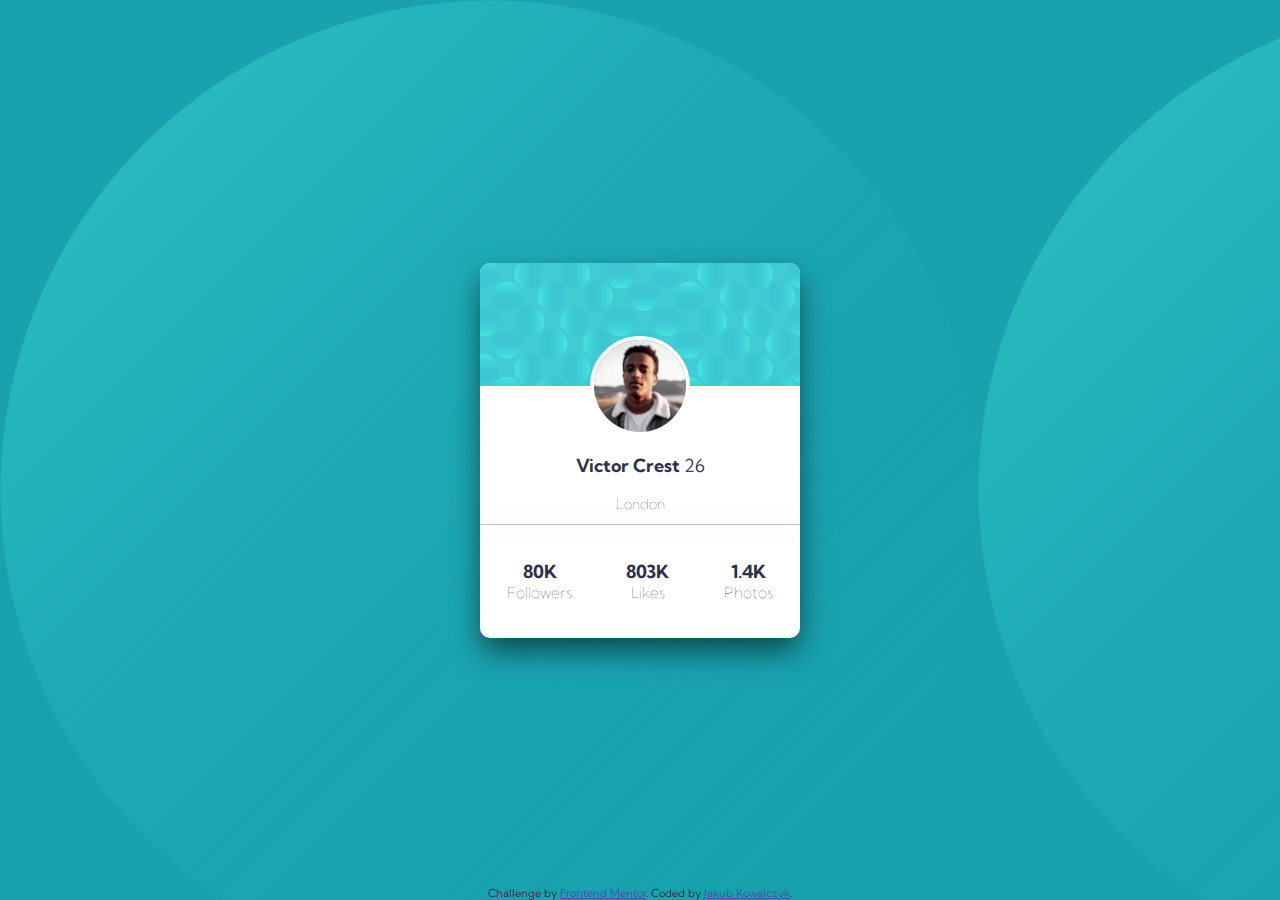
<file: profile-card-component-main/index.html>
<!DOCTYPE html>
<html lang="en">
<head>
  <meta charset="UTF-8">
  <meta name="viewport" content="width=device-width, initial-scale=1.0"> <!-- displays site properly based on user's device -->

  <link rel="icon" type="image/png" sizes="32x32" href="./images/favicon-32x32.png">
  
  <title>Frontend Mentor | Profile card component</title>
  <link rel="stylesheet" href="css/style.css">
  <!-- Feel free to remove these styles or customise in your own stylesheet 👍 -->
  <style>
    .attribution { font-size: 11px; text-align: center; bottom: 0;position: fixed;}
    .attribution a { color: hsl(228, 45%, 44%); }
  </style>
</head>
<body>
  <div class="card">
    <div class="personal-data">
      <img src="images/image-victor.jpg" class="face-img">
      <p class="name">Victor Crest  <span class="age">26</span></p>
      <p class="place">London</p>
    </div>
    <div class="social-data">
      <div class="data">
        <p class="count">80K</p>
        <p class="count-type">Followers</p>
      </div>
      <div class="data">
        <p class="count">803K</p>
        <p class="count-type">Likes</p>
      </div>
      <div class="data">
        <p class="count">1.4K</p>
        <p class="count-type">Photos</p>
      </div>
    </div>
  </div>

  <div class="attribution">
    Challenge by <a href="https://www.frontendmentor.io?ref=challenge" target="_blank">Frontend Mentor</a>. 
    Coded by <a href="#">Jakub Kowalczyk</a>.
  </div>
</body>
</html>
</file>
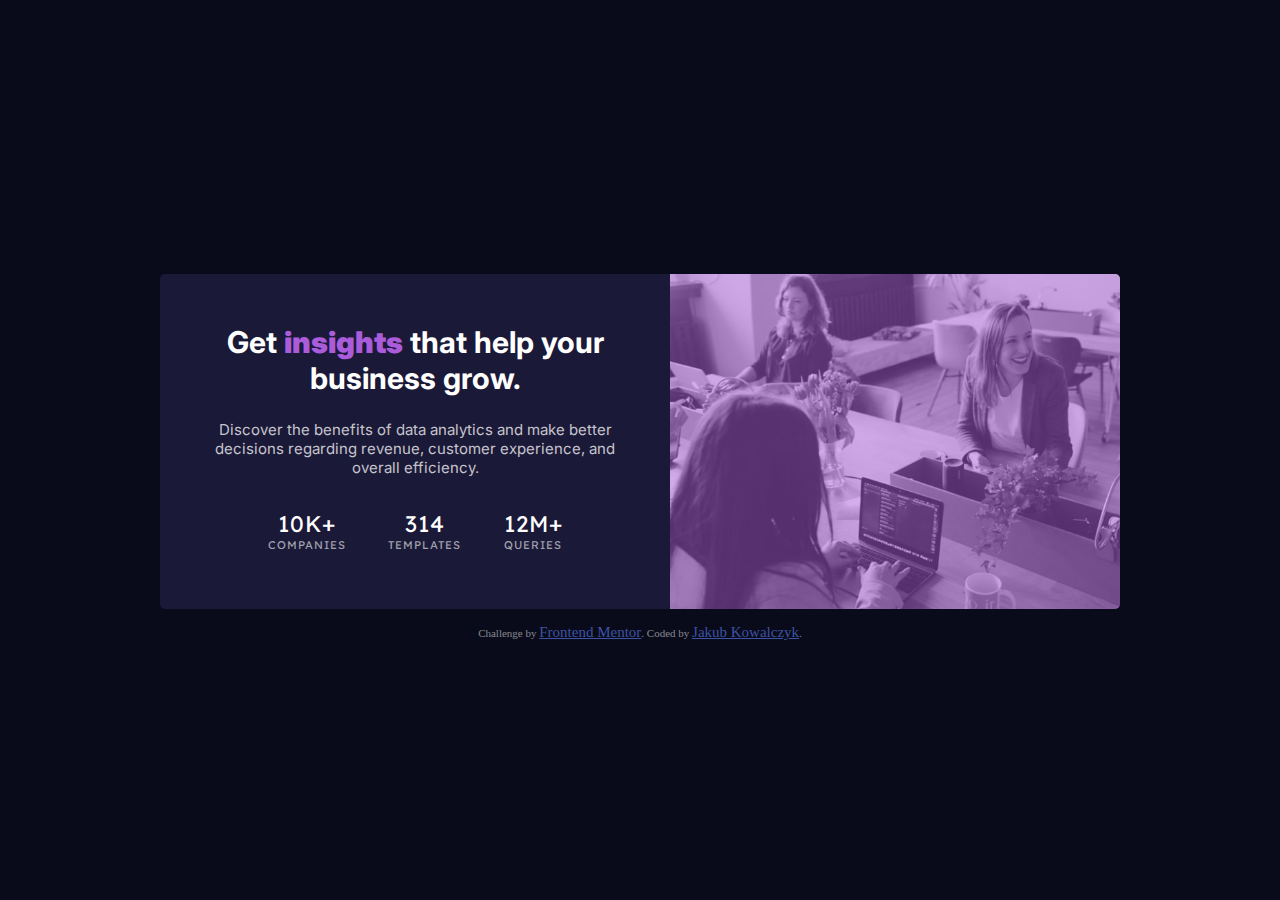
<file: stats-preview-card-component-main/index.html>
<!DOCTYPE html>
<html lang="en">
<head>
  <meta charset="UTF-8">
  <meta name="viewport" content="width=device-width, initial-scale=1.0"> <!-- displays site properly based on user's device -->

  <link rel="icon" type="image/png" sizes="32x32" href="./images/favicon-32x32.png">
  
  <title>Frontend Mentor | Stats preview card component</title>

  <!-- Feel free to remove these styles or customise in your own stylesheet 👍 -->
  <style>
    .attribution { font-size: 11px; text-align: center; color: hsl(0, 0%, 100%,0.5);}
    .attribution a { color: hsl(228, 45%, 44%); }
  </style>
  <link rel="stylesheet" href="css/style.css">
</head>
<body>
  <div class="content">
  <div class="img-section">
    <img src="images/image-header-mobile.jpg" alt="" class="section-img">
  </div>
  
  <div class="text-section">
    <h1>
      Get <span class="accent-clr">insights</span> that help your business grow.
    </h1>
    <p class="main-text">
      Discover the benefits of data analytics and make better decisions regarding revenue, customer 
      experience, and overall efficiency.
    </p>
    <ul class="stats">
      <li class="stat">
        <p class="stat-count">10k+</p>
        <p class="stat-name">companies</p>
      </li>
      <li class="stat">
        <p class="stat-count">314</p>
        <p class="stat-name">templates</p>
      </li>
      <li class="stat">
        <p class="stat-count">12m+</p>
        <p class="stat-name">queries</p>
      </li>
    </ul>
  </div>
</div>
  <div class="attribution">
    Challenge by <a href="https://www.frontendmentor.io?ref=challenge" target="_blank">Frontend Mentor</a>. 
    Coded by <a href="#">Jakub Kowalczyk</a>.
  </div>
</body>
</html>
</file>
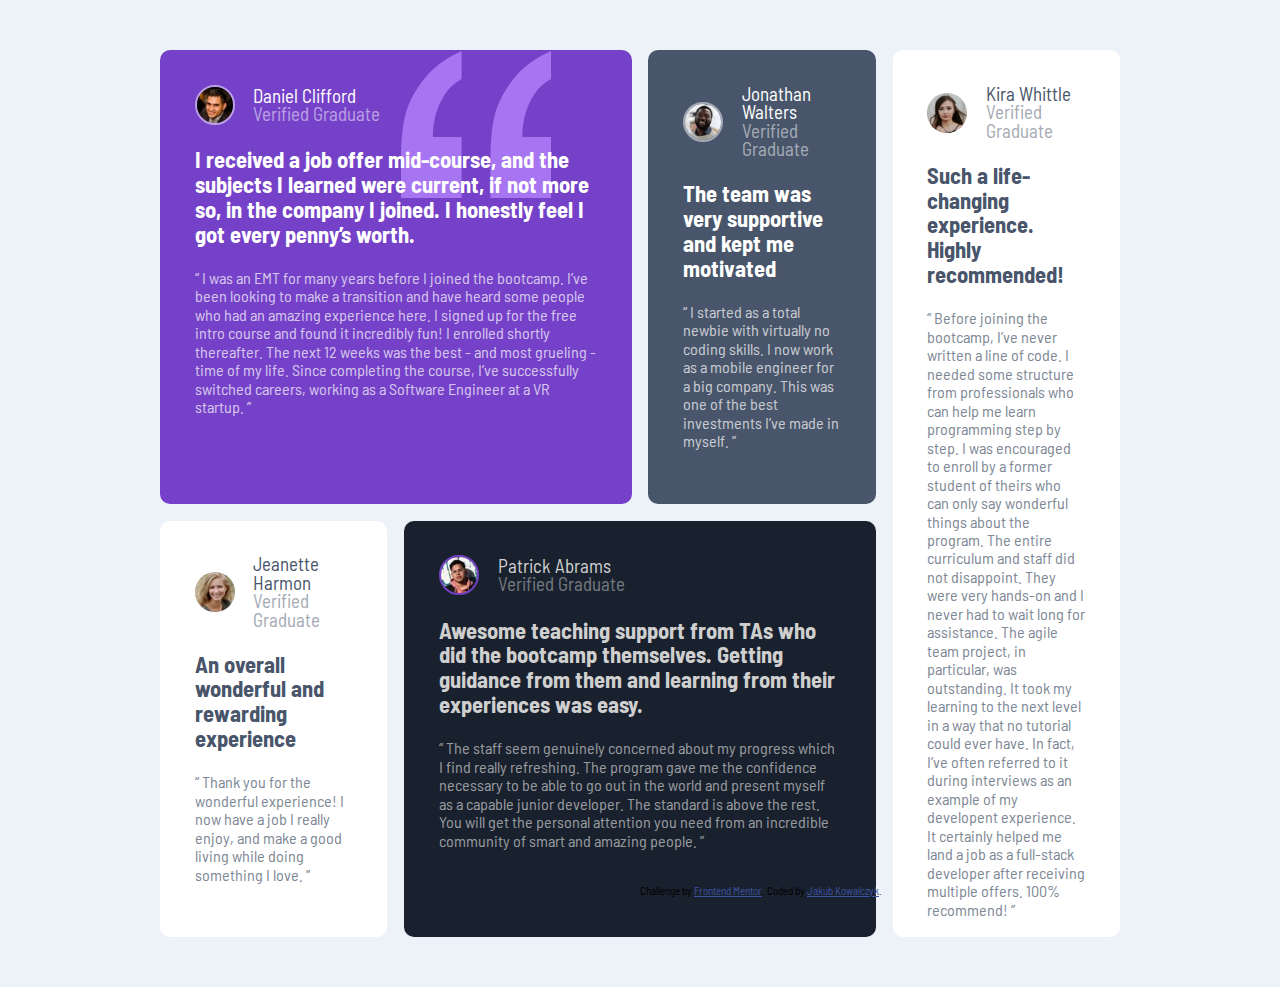
<file: testimonials-grid-section-main/index.html>
<!DOCTYPE html>
<html lang="en">
  <head>
    <meta charset="UTF-8" />
    <meta name="viewport" content="width=device-width, initial-scale=1.0" />
    <!-- displays site properly based on user's device -->

    <link
      rel="icon"
      type="image/png"
      sizes="32x32"
      href="./images/favicon-32x32.png"
    />
    <link rel="preconnect" href="https://fonts.gstatic.com" />
    <link
      href="https://fonts.googleapis.com/css2?family=Barlow+Semi+Condensed:ital,wght@0,400;1,500&display=swap"
      rel="stylesheet"
    />
    <title>Frontend Mentor | Testimonials grid section</title>

    <!-- Feel free to remove these styles or customise in your own stylesheet 👍 -->
    <style>
      .attribution {
        font-size: 11px;
        text-align: center;
        position: absolute;
        bottom: 0;
        left: 50%;
      }
      .attribution a {
        color: hsl(228, 45%, 44%);
      }
    </style>
    <link rel="stylesheet" href="css/style.css" />
  </head>
  <body>
    <div class="testimonies">
      <div class="testimony theme-1 left-2-columns">
        <div class="personal-data">
          <img src="images/image-daniel.jpg" alt="" class="face-img" />
          <div class="name-status">
            <p class="name">Daniel Clifford</p>
            <p class="status">Verified Graduate</p>
          </div>
        </div>
        <p class="main-text">
          I received a job offer mid-course, and the subjects I learned were
          current, if not more so, in the company I joined. I honestly feel I
          got every penny’s worth.
        </p>
        <p class="quote">
          “ I was an EMT for many years before I joined the bootcamp. I’ve been
          looking to make a transition and have heard some people who had an
          amazing experience here. I signed up for the free intro course and
          found it incredibly fun! I enrolled shortly thereafter. The next 12
          weeks was the best - and most grueling - time of my life. Since
          completing the course, I’ve successfully switched careers, working as
          a Software Engineer at a VR startup. ”
        </p>
      </div>
      <div class="testimony theme-2">
        <div class="personal-data">
          <img src="images/image-jonathan.jpg" alt="" class="face-img" />
          <div class="name-status">
            <p class="name">Jonathan Walters</p>
            <p class="status">Verified Graduate</p>
          </div>
        </div>

        <p class="main-text">
          The team was very supportive and kept me motivated
        </p>
        <p class="quote">
          “ I started as a total newbie with virtually no coding skills. I now
          work as a mobile engineer for a big company. This was one of the best
          investments I’ve made in myself. ”
        </p>
      </div>
      <div class="testimony theme-3">
        <div class="personal-data">
          <img src="images/image-jeanette.jpg" alt="" class="face-img" />
          <div class="name-status">
            <p class="name">Jeanette Harmon</p>
            <p class="status">Verified Graduate</p>
          </div>
        </div>
        <p class="main-text">An overall wonderful and rewarding experience</p>
        <p class="quote">
          “ Thank you for the wonderful experience! I now have a job I really
          enjoy, and make a good living while doing something I love. ”
        </p>
      </div>
      <div class="testimony theme-4 middle-2-col">
        <div class="personal-data">
          <img src="images/image-patrick.jpg" alt="" class="face-img" />
          <div class="name-status">
            <p class="name">Patrick Abrams</p>
            <p class="status">Verified Graduate</p>
          </div>
        </div>
        <p class="main-text">
          Awesome teaching support from TAs who did the bootcamp themselves.
          Getting guidance from them and learning from their experiences was
          easy.
        </p>
        <p class="quote">
          “ The staff seem genuinely concerned about my progress which I find
          really refreshing. The program gave me the confidence necessary to be
          able to go out in the world and present myself as a capable junior
          developer. The standard is above the rest. You will get the personal
          attention you need from an incredible community of smart and amazing
          people. ”
        </p>
      </div>
      <div class="testimony theme-3 right-whole-row">
        <div class="personal-data">
          <img src="images/image-kira.jpg" alt="" class="face-img" />
          <div class="name-status">
            <p class="name">Kira Whittle</p>
            <p class="status">Verified Graduate</p>
          </div>
        </div>
        <p class="main-text">
          Such a life-changing experience. Highly recommended!
        </p>
        <p class="quote">
          “ Before joining the bootcamp, I’ve never written a line of code. I
          needed some structure from professionals who can help me learn
          programming step by step. I was encouraged to enroll by a former
          student of theirs who can only say wonderful things about the program.
          The entire curriculum and staff did not disappoint. They were very
          hands-on and I never had to wait long for assistance. The agile team
          project, in particular, was outstanding. It took my learning to the
          next level in a way that no tutorial could ever have. In fact, I’ve
          often referred to it during interviews as an example of my developent
          experience. It certainly helped me land a job as a full-stack
          developer after receiving multiple offers. 100% recommend! ”
        </p>
      </div>
    </div>
    <div class="attribution">
      Challenge by
      <a href="https://www.frontendmentor.io?ref=challenge" target="_blank"
        >Frontend Mentor</a
      >. Coded by <a href="#">Jakub Kowalczyk</a>.
    </div>
  </body>
</html>
</file>
<file: profile-card-component-main/css/style.css>
@import url('https://fonts.googleapis.com/css2?family=Kumbh+Sans:wght@400;700&display=swap');

*,
*::after,
*::before {
    box-sizing: border-box;
    margin: 0;
    padding: 0;
}

:root {
    --clr-primary-dark-cyan: hsl(185, 75%, 39%);
    --clr-primary-dark-blue: hsl(229, 23%, 23%);
    --clr-primary-grey-blue: hsl(227, 10%, 46%);
    --clr-neutral-dark-grey: hsl(0, 0%, 59%);
}

body{
    display: flex;
    flex-direction: column;
    justify-content: center;
    align-items: center;
    height: 100vh;
    background-image: url(../images/bg-pattern-bottom.svg);
    background-color: var(--clr-primary-dark-cyan);
    font-family: 'Kumbh Sans', sans-serif;
    color: var(--clr-primary-dark-blue);
    font-size: 18px;
}



.card {
    display: flex;
    flex-direction: column;
    align-items: center;
    justify-content: center;
    border: transparent;
    border-radius: 10px;
    width: 90%;
    height: 50%;
    min-height: 375px;
    min-width: 275px;
    position: relative;
    overflow: hidden;
    box-shadow: 0px 14px 29px -1px rgba(0,0,0,0.54);
    background:white;
}

.card::before{
    content: '';
    position: absolute;
    top: 0;
    left: 0;
    height: 33%;
    width: 100%;
    background-image: url(../images/bg-pattern-card.svg);
}

.personal-data{
    display: flex;
    flex-direction: column;
    justify-content: space-between;
    width: 100%;
    align-items: center;
    position: absolute;
    top: calc(33% - 50px);
}

.personal-data > * {
    margin-bottom: 1em;
}

.face-img {
    border: 4px solid white;
    border-radius: 50%;
    width: 100px;
    height: 100px;
}
.name{
    font-weight: bold;
}
.name>.age {
    color: var(--clr-primary-dark-blue);
    font-weight: lighter;
    opacity: 0.9;
}

.place {
    color: var(--clr-primary-dark-blue);
    font-weight: lighter;
    opacity: 0.8;
    font-size: 14px;
}

.social-data {
    display: flex;
    width: 100%;
    justify-content: space-around;
    position: absolute;
    bottom: 0;
    padding: 2em 0;
}
.social-data::before {
    content: '';
    position: absolute;
    top: 0;
    left: 0;
    display: block;
    height: 1px;
    width: 100%;
    background: var(--clr-neutral-dark-grey);
    opacity: 0.6;
    box-shadow: 0px 0px 22px 0px rgba(0,0,0,0.51) ;
}
.data {
    display: flex;
    flex-direction: column;
    justify-content: center;
    align-items: center;
}

.count {
    font-weight: bold;
}
.count-type{
    font-weight: lighter;
    font-size: 15px;
}

@media screen and (min-width:768px) {
    
    .card {
        max-width: 25%;
        max-height: 40%;
    }

}
</file>
<file: stats-preview-card-component-main/css/style.css>
@import url('https://fonts.googleapis.com/css2?family=Inter:wght@400;700&family=Lexend+Deca&display=swap');

*,
*::after,
*::before {
    box-sizing: border-box;
    margin: 0;
    padding: 0;
    font-size: 15px;
}

:root {
    --clr-bg-black: hsl(233, 47%, 7%);
    --clr-bg-card: hsl(244, 38%, 16%);
    --clr-accent-violet: hsl(277, 64%, 61%);
    --clr-main-text-white: hsl(0, 0%, 100%);
    --clr-text-darkhite: hsla(0, 0%, 100%, 0.75);
    --clr-text-darkerwhite: hsla(0, 0%, 100%, 0.6);

}

body {
    background: var(--clr-bg-black);
    display: flex;
    flex-direction: column;
    height: 100vh;
    justify-content: center;
    align-items: center;
}
h1 {
    color: var(--clr-main-text-white);
    font-family: 'Inter',sans-serif;
    font-size: clamp(1.25rem, 1.75rem, 3rem);
    margin: .25em 1em;
}
h1 >* {
    color: var(--clr-accent-violet);
    font-weight: bolder;
    font-size: clamp(1.25rem, 1.5rem, 3rem);
}
.content {
    display: flex;
    flex-direction: column;
    align-items: center;
    justify-content: center;
    overflow: hidden;
    border-radius: 5px;
    margin: 2.5em 1em;
    background: var(--clr-bg-card);
    max-width: 550px;
}

.section-img {
    max-width: inherit;
    height: 100%;
}

.img-section {
    max-width: 100%;
    height: 60%;
    display: inline-block;
    position: relative;
}
.img-section::after{
    content: '';
    position: absolute;
    top: 0; right: 0;
    bottom: 0; left: 0;
    background: var(--clr-accent-violet);
    opacity: 0.5;
}

.text-section {
    margin: 1em;
    text-align: center;
    display: flex;
    flex-direction: column;
    justify-content: center;
    align-items: center;
}

.main-text{
    font-family: 'Inter',sans-serif;
    color: var(--clr-text-darkhite);
    margin-bottom: 1em;
    max-width: 50ch;
    text-align: center;
    font-size: clamp(12px, 15px, 20px);
}

.stats {
    display: flex;
    flex-direction: column;
    font-family: 'Lexend Deca', sans-serif;
    text-transform: uppercase;
    letter-spacing: 1px;
}

.stat {
    list-style: none;
    margin-bottom: 1em;
}
.stat-count {
    color: var(--clr-main-text-white);
    font-size: clamp(1rem, 1.5rem, 1.75rem);
}

.stat-name {
    color: var(--clr-text-darkerwhite);
    font-size: clamp(0.5rem, 0.75rem, 1rem);
}

@media screen and (min-width:768px) {
    body {
        align-items: center;
    }
    h1 {
        font-size: clamp(1.5rem, 2rem, 3rem);
    }
    h1 >* {
        font-size: clamp(1.5rem, 2rem, 3rem);
    }
    .content{
        flex-direction: row;
        max-width: 75vw;
        max-height: 60%;
        justify-content: space-evenly;
        margin: 1em;
    }
    .text-section{
        height: 80%;
        width: 50%;
        justify-content: space-around;
        font-size: clamp(25px, 2rem, 3rem);
    }
    
    .img-section {
        order: 2;
        height: 100%;
        width: 50%;
    }
    .stats {
        flex-direction: row;
        width: 75%;
        justify-content: space-around;
    }
}
</file>
<file: testimonials-grid-section-main/css/style.css>
*,
*::after,
*::before {
  box-sizing: border-box;
  margin: 0;
  padding: 0;
}

body {
  display: flex;
  flex-direction: column;
  justify-content: center;
  align-items: center;
  font-family: "Barlow Semi Condensed", sans-serif;
  font-size: 1.05em;
  line-height: 1.1em;
  background: #ecf2f8;
  overflow: scroll;
}

.testimonies {
  display: flex;
  flex-direction: column;
  justify-content: center;
  margin: 3em 1em;
}
.testimonies .testimony {
  border: 1px solid transparent;
  border-radius: 10px;
  margin-bottom: 1.25em;
  padding: 1.35em;
  background: white;
}
.testimonies .testimony .personal-data {
  display: flex;
  align-items: center;
}
.testimonies .testimony .personal-data .face-img {
  border-radius: 50%;
  max-height: 40px;
  margin-right: 1em;
}
.testimonies .testimony .personal-data .status {
  opacity: 0.5;
}
.testimonies .testimony .main-text {
  margin: 1em 0;
  font-weight: bolder;
  line-height: 1.1em;
  font-size: 23px;
}
.testimonies .testimony .quote {
  opacity: 0.7;
}

.testimony.theme-1 {
  background: #7541c8;
  background-image: url("../images/bg-pattern-quotation.svg");
  background-repeat: no-repeat;
  background-position-x: 85%;
  color: white;
  position: relative;
  z-index: 0;
}
.testimony.theme-1 .face-img {
  border: 2px solid rgba(255, 255, 255, 0.5);
}

.testimony.theme-2 {
  background: #48556a;
  color: white;
}
.testimony.theme-2 .face-img {
  border: 2px solid rgba(255, 255, 255, 0.5);
}

.testimony.theme-3 {
  color: #48556a;
}

.testimony.theme-4 {
  background: #19212e;
  color: #cfcfcf;
}
.testimony.theme-4 .face-img {
  border: 2px solid #7541c8;
}

@media screen and (min-width: 1024px) {
  .testimonies {
    display: grid;
    grid-template-columns: repeat(4, 1fr);
    gap: 1em;
    width: 75%;
    height: 75%;
  }
  .testimonies .testimony {
    margin: 0;
    padding: 2em 2em 1em 2em;
    justify-content: space-between;
  }
  .testimonies .testimony .personal-data {
    font-size: 2.1vh;
  }
  .testimonies .testimony .personal-data .face-img {
    height: 40px;
  }
  .testimonies .testimony .main-text {
    font-size: 2.5vh;
  }
  .testimonies .testimony .quote {
    font-size: 1.8vh;
  }

  .testimony.testimony.theme-1 {
    background-size: 150px;
    background-position-x: 75%;
  }

  .testimony.left-2-columns {
    grid-column: 1/3;
  }

  .testimony.right-whole-row {
    grid-row: 1/3;
    grid-column: 4/5;
  }

  .testimony.middle-2-col {
    grid-column: 2/4;
  }
}/*# sourceMappingURL=style.css.map */
</file>
